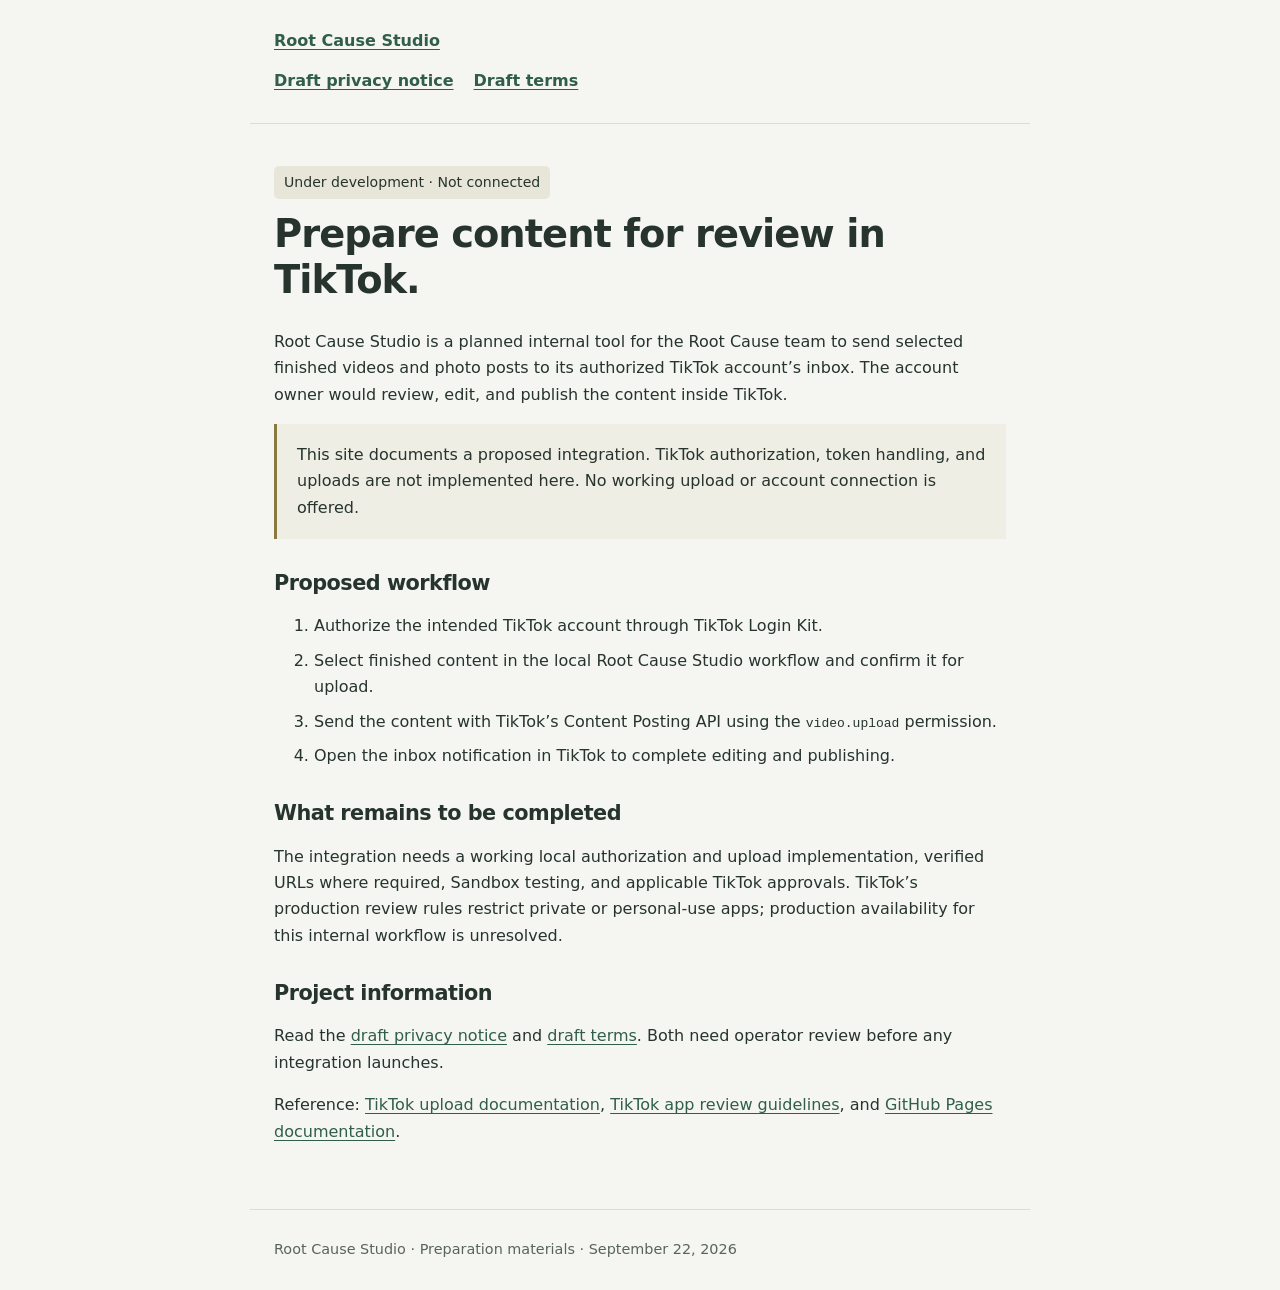
<file: index.html>
<!doctype html>
<html lang="en"><head><meta charset="utf-8"><meta name="viewport" content="width=device-width,initial-scale=1"><meta name="referrer" content="no-referrer"><title>Root Cause Studio — Integration preparation</title><link rel="stylesheet" href="style.css"></head><body>
<header><a href="index.html">Root Cause Studio</a><nav aria-label="Site navigation"><a href="privacy.html">Draft privacy notice</a><a href="terms.html">Draft terms</a></nav></header>
<main><span class="status">Under development · Not connected</span><h1>Prepare content for review in TikTok.</h1><p>Root Cause Studio is a planned internal tool for the Root Cause team to send selected finished videos and photo posts to its authorized TikTok account’s inbox. The account owner would review, edit, and publish the content inside TikTok.</p>
<p class="notice">This site documents a proposed integration. TikTok authorization, token handling, and uploads are not implemented here. No working upload or account connection is offered.</p>
<h2>Proposed workflow</h2><ol><li>Authorize the intended TikTok account through TikTok Login Kit.</li><li>Select finished content in the local Root Cause Studio workflow and confirm it for upload.</li><li>Send the content with TikTok’s Content Posting API using the <code>video.upload</code> permission.</li><li>Open the inbox notification in TikTok to complete editing and publishing.</li></ol>
<h2>What remains to be completed</h2><p>The integration needs a working local authorization and upload implementation, verified URLs where required, Sandbox testing, and applicable TikTok approvals. TikTok’s production review rules restrict private or personal-use apps; production availability for this internal workflow is unresolved.</p>
<h2>Project information</h2><p>Read the <a href="privacy.html">draft privacy notice</a> and <a href="terms.html">draft terms</a>. Both need operator review before any integration launches.</p><p>Reference: <a href="https://developers.tiktok.com/docs/en/content-posting-api-get-started-upload-content">TikTok upload documentation</a>, <a href="https://developers.tiktok.com/docs/en/app-review-guidelines">TikTok app review guidelines</a>, and <a href="https://docs.github.com/en/pages">GitHub Pages documentation</a>.</p></main>
<footer>Root Cause Studio · Preparation materials · September 22, 2026</footer></body></html>
</file>
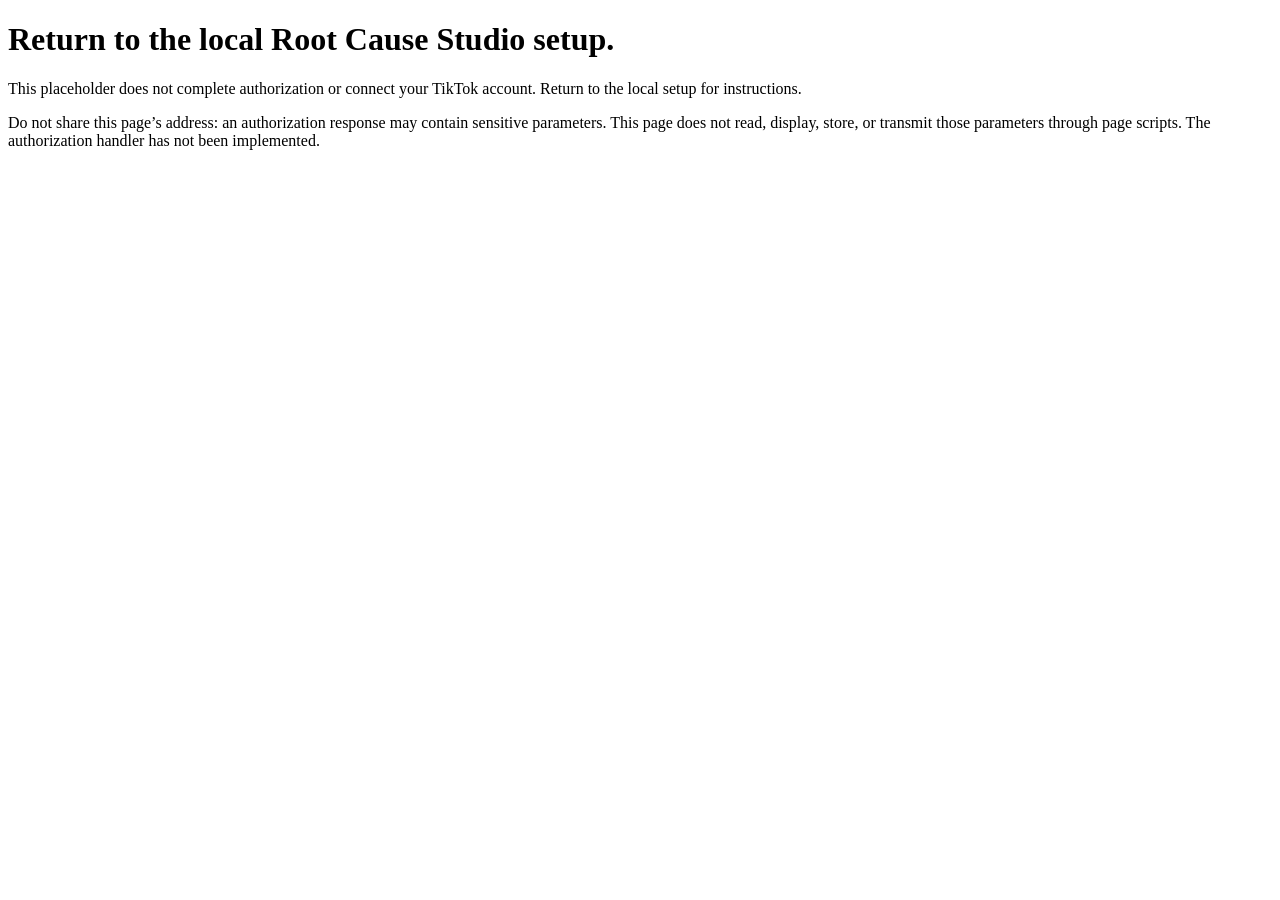
<file: callback.html>
<!doctype html>
<html lang="en"><head><meta charset="utf-8"><meta name="viewport" content="width=device-width,initial-scale=1"><meta name="referrer" content="no-referrer"><meta http-equiv="Content-Security-Policy" content="default-src 'none'; base-uri 'none'; form-action 'none'"><title>Return to local setup — Root Cause Studio</title></head><body><main><h1>Return to the local Root Cause Studio setup.</h1><p>This placeholder does not complete authorization or connect your TikTok account. Return to the local setup for instructions.</p><p>Do not share this page’s address: an authorization response may contain sensitive parameters. This page does not read, display, store, or transmit those parameters through page scripts. The authorization handler has not been implemented.</p></main></body></html>
</file>
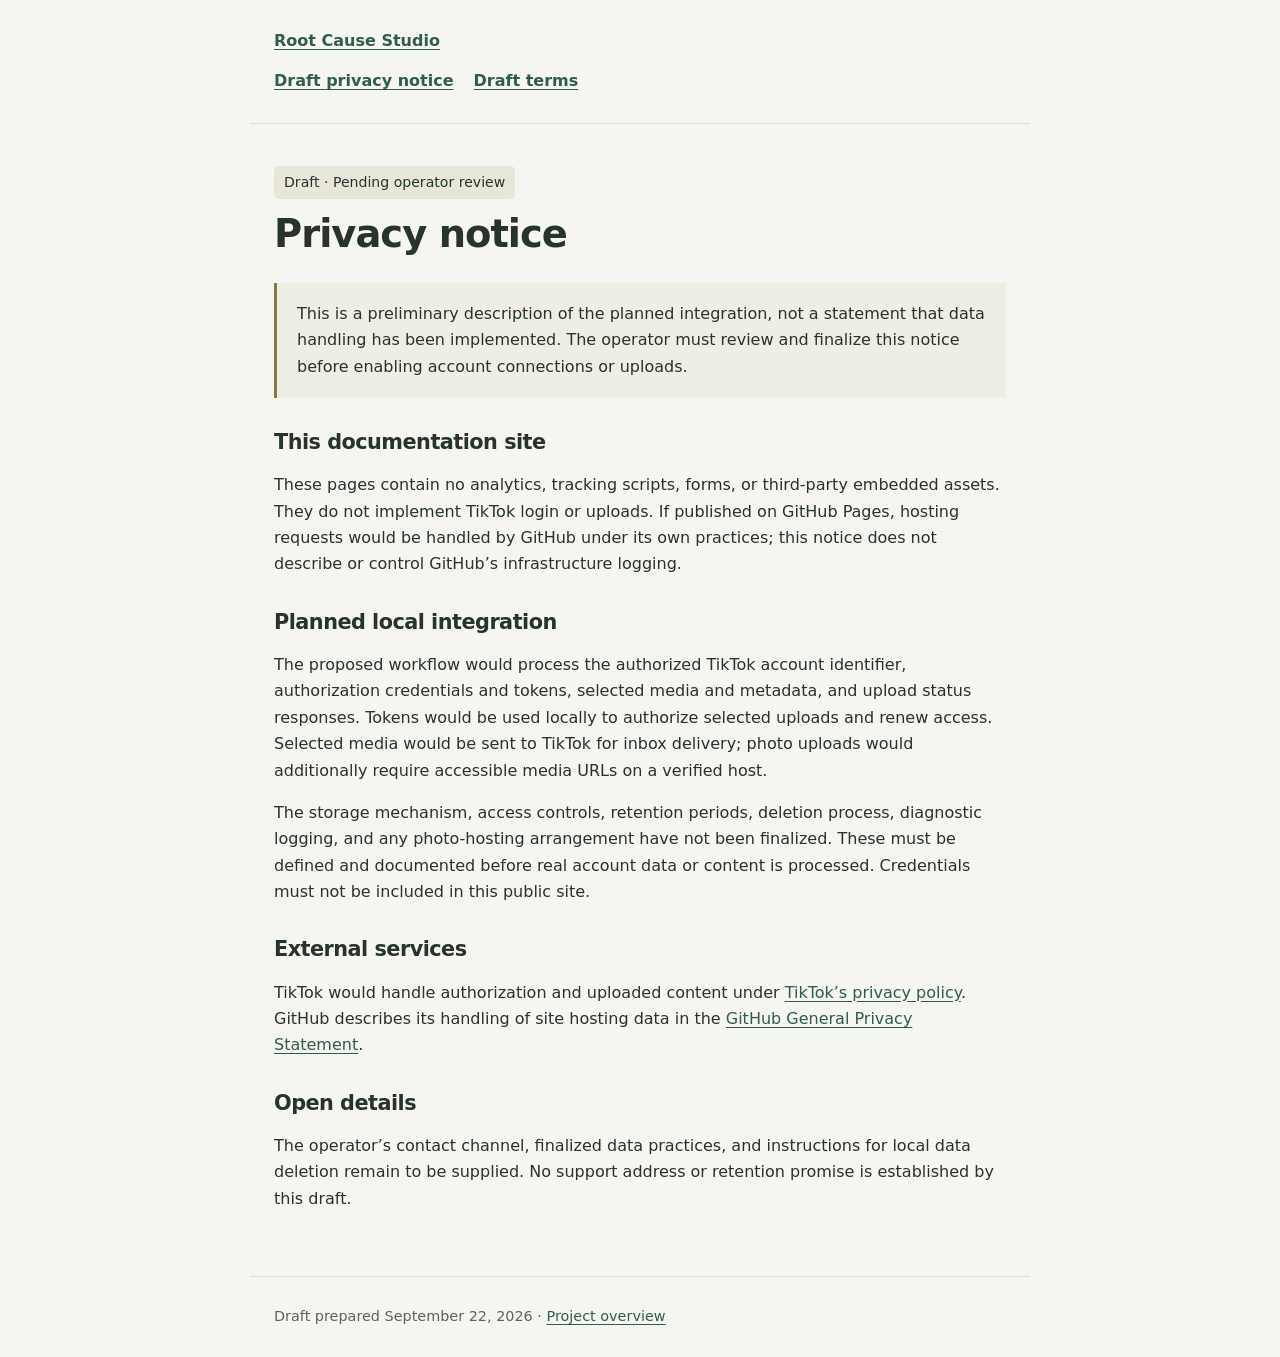
<file: privacy.html>
<!doctype html>
<html lang="en"><head><meta charset="utf-8"><meta name="viewport" content="width=device-width,initial-scale=1"><meta name="referrer" content="no-referrer"><title>Draft privacy notice — Root Cause Studio</title><link rel="stylesheet" href="style.css"></head><body>
<header><a href="index.html">Root Cause Studio</a><nav aria-label="Site navigation"><a href="privacy.html">Draft privacy notice</a><a href="terms.html">Draft terms</a></nav></header>
<main><span class="status">Draft · Pending operator review</span><h1>Privacy notice</h1><p class="notice">This is a preliminary description of the planned integration, not a statement that data handling has been implemented. The operator must review and finalize this notice before enabling account connections or uploads.</p>
<h2>This documentation site</h2><p>These pages contain no analytics, tracking scripts, forms, or third-party embedded assets. They do not implement TikTok login or uploads. If published on GitHub Pages, hosting requests would be handled by GitHub under its own practices; this notice does not describe or control GitHub’s infrastructure logging.</p>
<h2>Planned local integration</h2><p>The proposed workflow would process the authorized TikTok account identifier, authorization credentials and tokens, selected media and metadata, and upload status responses. Tokens would be used locally to authorize selected uploads and renew access. Selected media would be sent to TikTok for inbox delivery; photo uploads would additionally require accessible media URLs on a verified host.</p>
<p>The storage mechanism, access controls, retention periods, deletion process, diagnostic logging, and any photo-hosting arrangement have not been finalized. These must be defined and documented before real account data or content is processed. Credentials must not be included in this public site.</p>
<h2>External services</h2><p>TikTok would handle authorization and uploaded content under <a href="https://www.tiktok.com/legal/page/us/privacy-policy/en">TikTok’s privacy policy</a>. GitHub describes its handling of site hosting data in the <a href="https://docs.github.com/en/site-policy/privacy-policies/github-general-privacy-statement">GitHub General Privacy Statement</a>.</p>
<h2>Open details</h2><p>The operator’s contact channel, finalized data practices, and instructions for local data deletion remain to be supplied. No support address or retention promise is established by this draft.</p></main><footer>Draft prepared September 22, 2026 · <a href="index.html">Project overview</a></footer></body></html>
</file>
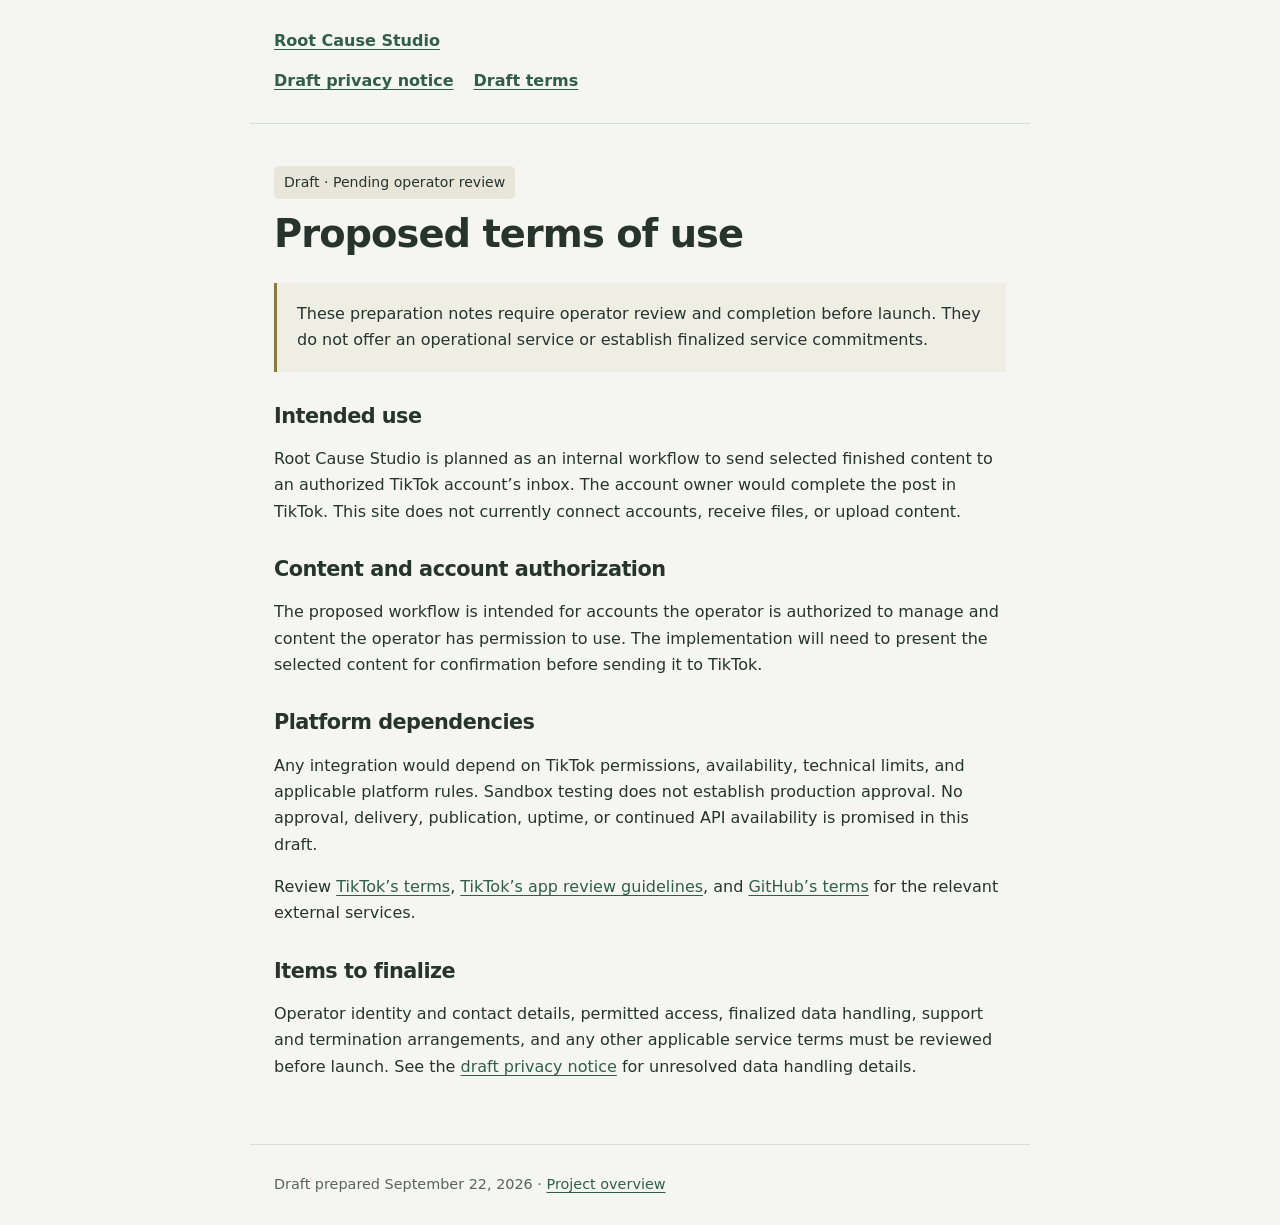
<file: terms.html>
<!doctype html>
<html lang="en"><head><meta charset="utf-8"><meta name="viewport" content="width=device-width,initial-scale=1"><meta name="referrer" content="no-referrer"><title>Draft terms — Root Cause Studio</title><link rel="stylesheet" href="style.css"></head><body>
<header><a href="index.html">Root Cause Studio</a><nav aria-label="Site navigation"><a href="privacy.html">Draft privacy notice</a><a href="terms.html">Draft terms</a></nav></header>
<main><span class="status">Draft · Pending operator review</span><h1>Proposed terms of use</h1><p class="notice">These preparation notes require operator review and completion before launch. They do not offer an operational service or establish finalized service commitments.</p>
<h2>Intended use</h2><p>Root Cause Studio is planned as an internal workflow to send selected finished content to an authorized TikTok account’s inbox. The account owner would complete the post in TikTok. This site does not currently connect accounts, receive files, or upload content.</p>
<h2>Content and account authorization</h2><p>The proposed workflow is intended for accounts the operator is authorized to manage and content the operator has permission to use. The implementation will need to present the selected content for confirmation before sending it to TikTok.</p>
<h2>Platform dependencies</h2><p>Any integration would depend on TikTok permissions, availability, technical limits, and applicable platform rules. Sandbox testing does not establish production approval. No approval, delivery, publication, uptime, or continued API availability is promised in this draft.</p>
<p>Review <a href="https://www.tiktok.com/legal/page/us/terms-of-service/en">TikTok’s terms</a>, <a href="https://developers.tiktok.com/docs/en/app-review-guidelines">TikTok’s app review guidelines</a>, and <a href="https://docs.github.com/en/site-policy/github-terms/github-terms-of-service">GitHub’s terms</a> for the relevant external services.</p>
<h2>Items to finalize</h2><p>Operator identity and contact details, permitted access, finalized data handling, support and termination arrangements, and any other applicable service terms must be reviewed before launch. See the <a href="privacy.html">draft privacy notice</a> for unresolved data handling details.</p></main><footer>Draft prepared September 22, 2026 · <a href="index.html">Project overview</a></footer></body></html>
</file>
<file: style.css>
:root{color-scheme:light;font-family:system-ui,-apple-system,BlinkMacSystemFont,"Segoe UI",sans-serif;color:#26342d;background:#f5f6f2;line-height:1.65}*{box-sizing:border-box}body{margin:0}header,main,footer{max-width:780px;margin:auto;padding:28px 24px}header{border-bottom:1px solid #d7ded5}header a{font-weight:700}main{padding-top:42px;padding-bottom:48px}h1,h2{line-height:1.2;letter-spacing:-.025em}h1{font-size:2.4rem;margin-top:12px}h2{font-size:1.3rem;margin-top:32px}a{color:#305e49;text-underline-offset:3px}nav{display:flex;gap:20px;flex-wrap:wrap;margin-top:14px}.status{display:inline-block;background:#e8e6d8;padding:5px 10px;border-radius:5px;font-size:.88rem}.notice{padding:18px 20px;border-left:3px solid #89793f;background:#eeeee5}footer{border-top:1px solid #d7ded5;font-size:.9rem;color:#59645c}li{margin-bottom:8px}code{overflow-wrap:anywhere}@media(max-width:480px){h1{font-size:2rem}}
</file>
